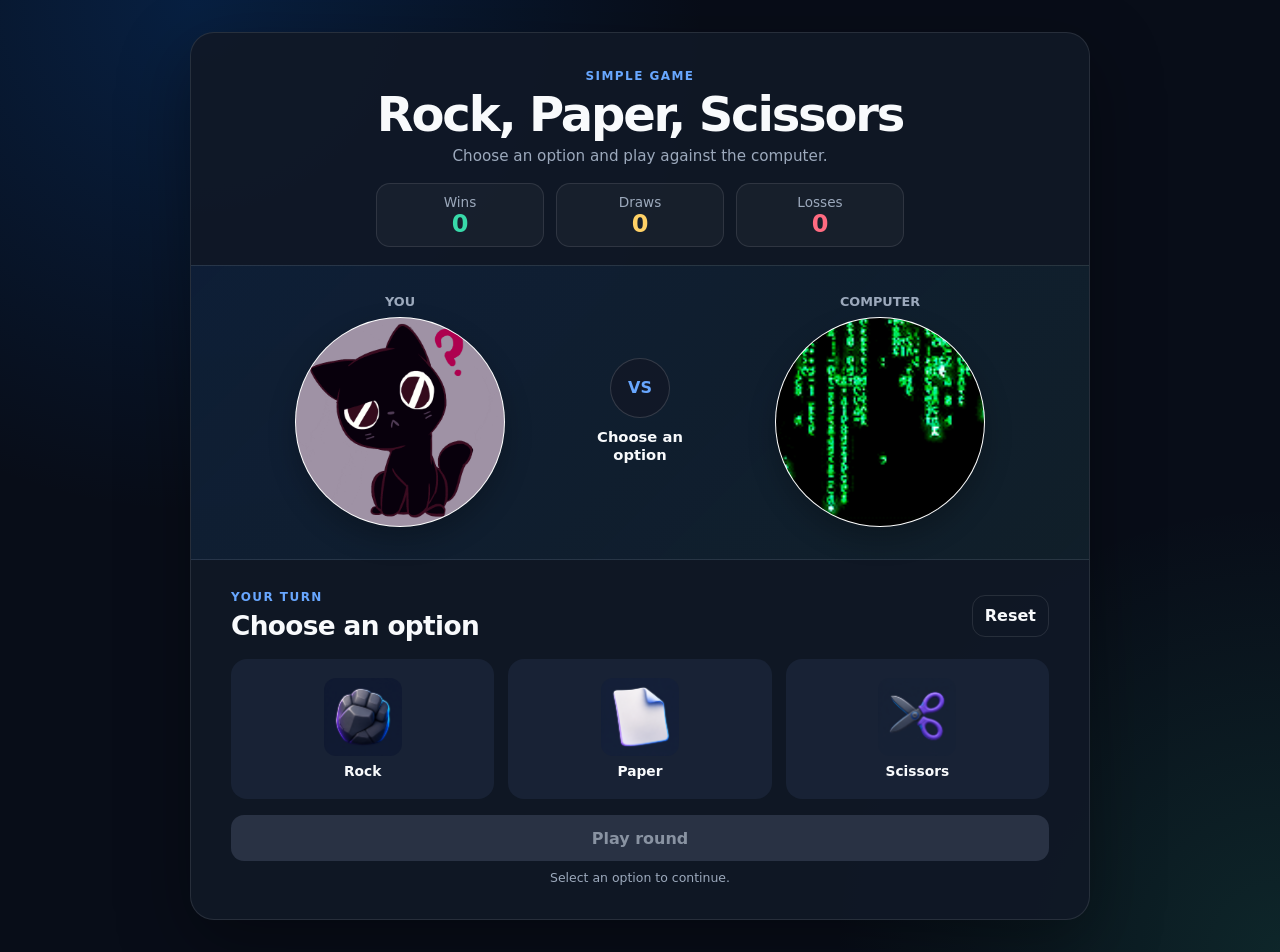
<file: index.html>
<!doctype html>
<html lang="en">
    <head>
        <meta charset="UTF-8">
        <meta name="viewport" content="width=device-width, initial-scale=1">
        <meta name="theme-color" content="#111827">
        <meta name="description" content="A simple rock, paper, scissors game.">
        <title>Rock, Paper, Scissors</title>
        <link rel="stylesheet" href="css/style.css">
        <script src="js/javascript.js" defer></script>
    </head>
    <body>
        <main class="game" aria-labelledby="game-title">
            <header class="game__header">
                <p class="eyebrow">Simple game</p>
                <h1 id="game-title">Rock, Paper, Scissors</h1>
                <p class="subtitle">Choose an option and play against the computer.</p>
            </header>

            <section class="scoreboard" aria-labelledby="score-title">
                <h2 id="score-title" class="sr-only">Game score</h2>
                <div class="score score--wins">
                    <span class="score__label">Wins</span>
                    <strong id="t_wins" class="score__value">0</strong>
                </div>
                <div class="score score--draws">
                    <span class="score__label">Draws</span>
                    <strong id="t_draws" class="score__value">0</strong>
                </div>
                <div class="score score--losses">
                    <span class="score__label">Losses</span>
                    <strong id="t_loss" class="score__value">0</strong>
                </div>
            </section>

            <section class="arena" aria-labelledby="round-title">
                <h2 id="round-title" class="sr-only">Round result</h2>
                <div class="player">
                    <span class="player__label">You</span>
                    <div class="player__image-wrap">
                        <img id="human_choice" src="images/giphy.gif" alt="Waiting for your choice">
                    </div>
                </div>

                <div class="round-status">
                    <span class="round-status__versus" aria-hidden="true">VS</span>
                    <p id="round_result" role="status" aria-live="polite">Choose an option</p>
                </div>

                <div class="player">
                    <span class="player__label">Computer</span>
                    <div class="player__image-wrap">
                        <img id="machine_choice" src="images/giphy_machine.gif" alt="Waiting for the computer's choice">
                    </div>
                </div>
            </section>

            <section class="controls" aria-labelledby="choice-title">
                <div class="controls__heading">
                    <div>
                        <p class="eyebrow">Your turn</p>
                        <h2 id="choice-title">Choose an option</h2>
                    </div>
                    <button id="reset" class="button button--ghost" type="button" aria-label="Reset the game and set the score to zero">
                        Reset
                    </button>
                </div>

                <div class="choice-list" role="group" aria-label="Game options">
                    <button class="choice" type="button" data-choice="1" aria-pressed="false">
                        <img src="images/icon-rock.png" alt="" aria-hidden="true">
                        <span>Rock</span>
                    </button>
                    <button class="choice" type="button" data-choice="2" aria-pressed="false">
                        <img src="images/icon-paper.png" alt="" aria-hidden="true">
                        <span>Paper</span>
                    </button>
                    <button class="choice" type="button" data-choice="3" aria-pressed="false">
                        <img src="images/icon-scissors.png" alt="" aria-hidden="true">
                        <span>Scissors</span>
                    </button>
                </div>

                <button id="play" class="button button--primary" type="button" disabled>
                    Play round
                </button>
                <p id="choice_help" class="help-text">Select an option to continue.</p>
            </section>
        </main>
    </body>
</html>
</file>
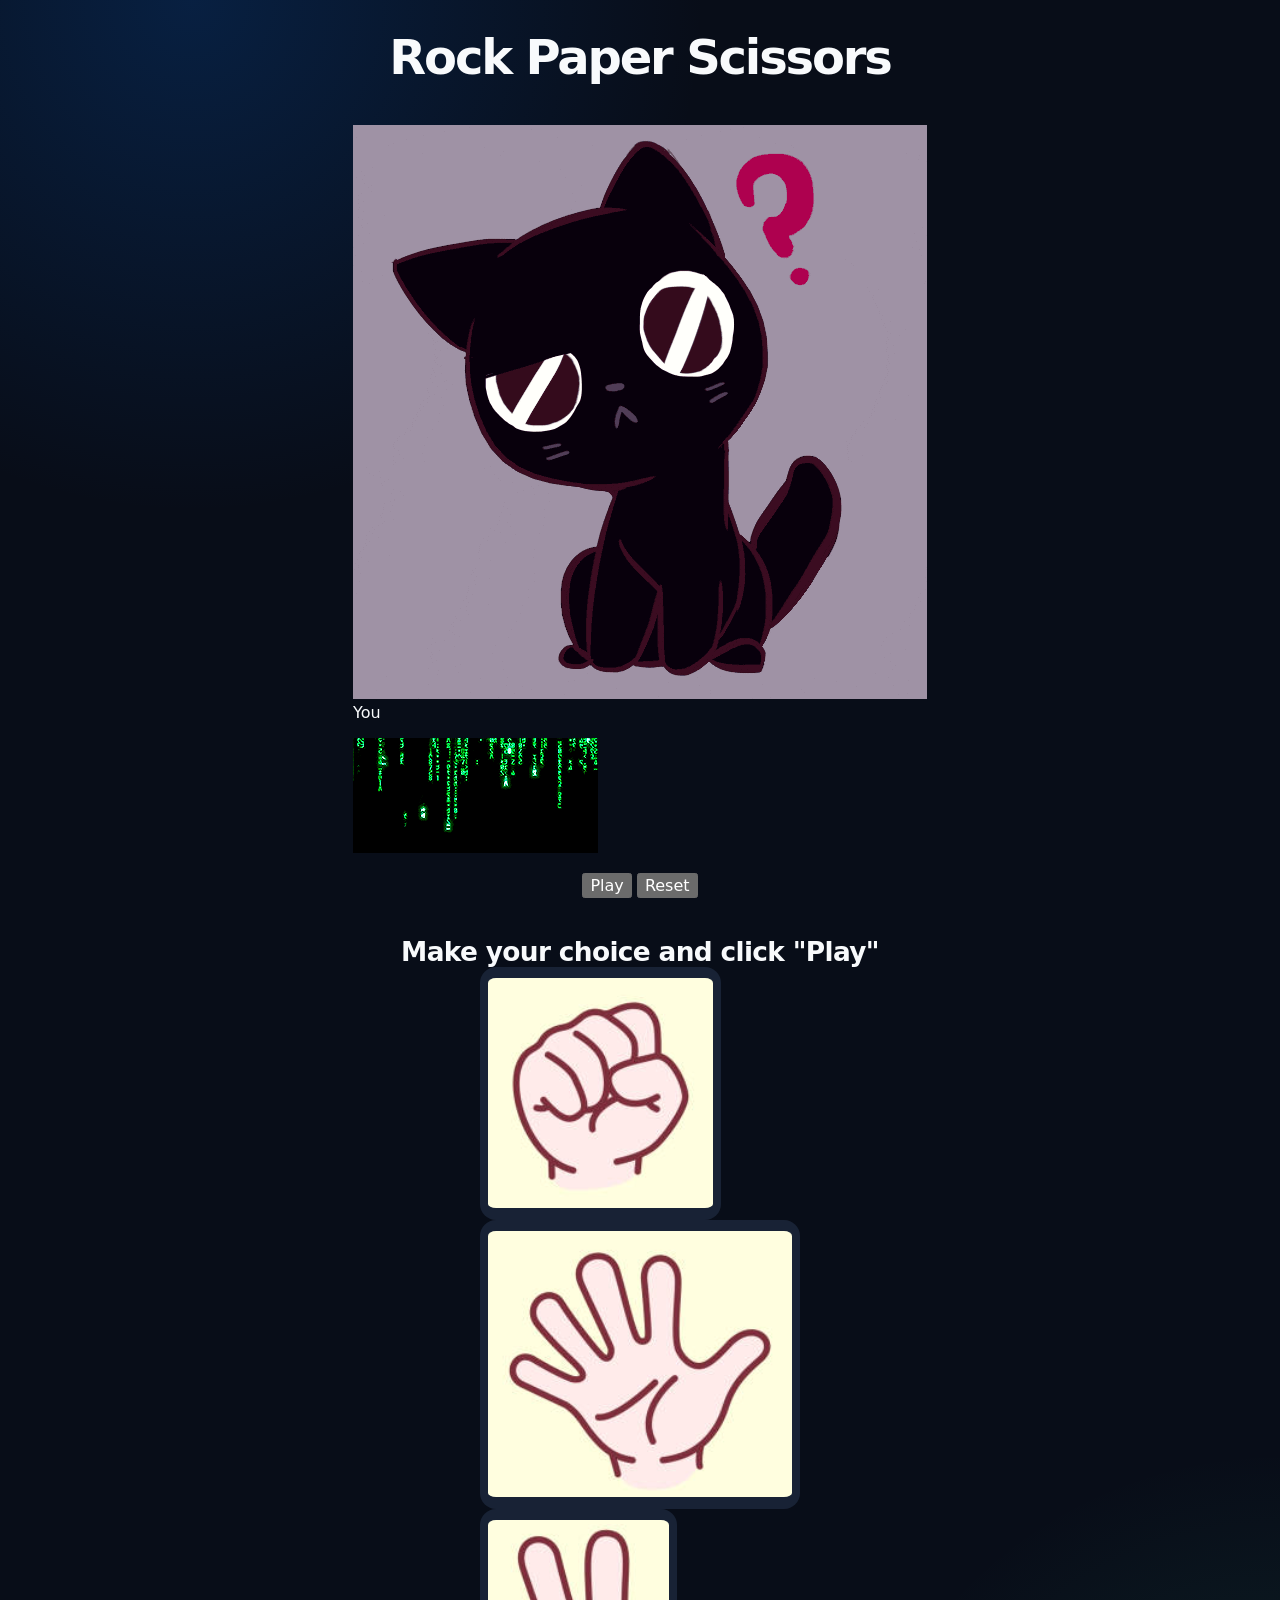
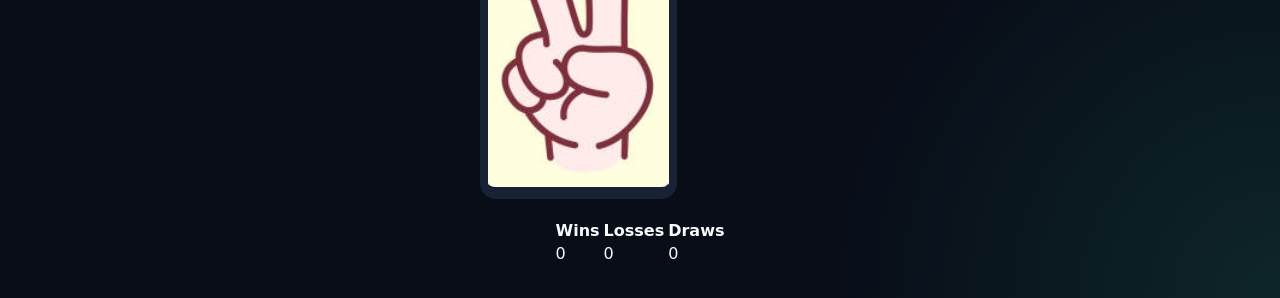
<file: rockpaperscissors.html>
<!DOCTYPE html>
<html lang="en">
    <head>
        <meta charset="UTF-8">
        <meta name="viewport" content="width=device-width, initial-scale=1.0">
        <title>Rock Paper Scissors</title>
        <link rel="stylesheet" type="text/css" href="css/style.css">
        <script src="js/javascript.js"></script>
    </head>
    <body>
        <h1>Rock Paper Scissors</h1>
        <br>
        <div class="flex-container choices">
            <figure>
                <img id="human_choice" src="images/giphy.gif" alt="your choice">
                <figcaption id="human_caption">You</figcaption>
            </figure>
            <figure>
                <img id="machine_choice" src="images/giphy_machine.gif" alt="machine's choice"> 
                <figcaption></figcaption>
            </figure>        
        </div>
        <div class="buttons">
        <button id="play" onclick="game()">Play</button>
        <button id="reset" onclick="reset()">Reset</button>
        </div>
        <br>
        <br>
        <h2>Make your choice and click "Play" </h2>
        <div class="flex-container">
            <img class="choice" id="rock" src="images/1.PNG" alt="rock" title="rock" onclick="human_option(1)">
            <img class="choice" id="paper" src="images/2.PNG" alt="paper" title="paper" onclick="human_option(2)">
            <img class="choice" id="scissors" src="images/3.PNG" alt="scissors" title="scissors" onclick="human_option(3)">
        </div>
        <br>
            <table class="results">
                <tr>
                    <th>Wins</th>
                    <th>Losses</th>
                    <th>Draws</th>
                </tr>
                <tr>
                    <td id="t_wins">0</td>
                    <td id="t_loss">0</td>
                    <td id="t_draws">0</td>
                </tr>
            </table>

        <script>
            var human_wins=0;
            var human_losses=0;
            var draws=0;
            var human;
            function human_option(value){
                human = value;
                
            }

            //1=rock
            //2=paper
            //3=scissors

            //winning combinations:
            //1-3; 2-1; 3-2

            //losing combinations:
            //1-2; 2-3; 3-1

            //draws: 1-1; 2-2; 3-3

            function game(){
    
                machine = randomNum();
                human_choice.src = "images/"+human+"_big.PNG";
                machine_choice.src ="images/"+machine+"_big_m.PNG";

                
                if(human==1 && machine==3 ||human==2 && machine==1 || human==3 && machine==2){
                    human_wins +=1;
                    t_wins.textContent =human_wins;
                    human_caption.textContent = "You Win!"

                }
                else if(human==machine){
                    draws +=1; 
                    t_draws.textContent=draws;
                    human_caption.textContent = "Draw"     
                }
                else{
                    human_losses +=1;
                    t_loss.textContent = human_losses;
                    human_caption.textContent = "You Lose!"
                }
            }

            function reset(){
                human_wins=0;
                human_losses=0;
                draws=0;
                t_loss.textContent=0;
                t_wins.textContent=0;
                t_draws.textContent=0;
                human_choice.src="images/giphy.gif";
                machine_choice.src="images/giphy_machine.gif";
                human_caption.textContent = "You";        
            }

        </script>
    </body>
</html>
</file>
<file: css/style.css>
:root {
    color-scheme: dark;
    --bg: #080d18;
    --surface: #111827;
    --surface-soft: #182235;
    --border: rgba(255, 255, 255, 0.1);
    --text: #f8fafc;
    --muted: #9ca9bc;
    --accent: #0756b8;
    --accent-light: #68a7ff;
    --win: #38d9a9;
    --draw: #ffd166;
    --loss: #ff6b81;
    --radius-lg: 24px;
    --radius-md: 16px;
    font-family: Inter, ui-sans-serif, system-ui, -apple-system, BlinkMacSystemFont, "Segoe UI", sans-serif;
}

* {
    box-sizing: border-box;
}

body {
    min-width: 320px;
    min-height: 100vh;
    min-height: 100svh;
    margin: 0;
    padding: 16px;
    color: var(--text);
    background:
        radial-gradient(circle at 15% 0%, rgba(7, 86, 184, 0.26), transparent 32rem),
        radial-gradient(circle at 100% 100%, rgba(56, 217, 169, 0.12), transparent 28rem),
        var(--bg);
}

button {
    font: inherit;
}

.game {
    width: min(100%, 900px);
    margin-inline: auto;
    overflow: hidden;
    border: 1px solid var(--border);
    border-radius: var(--radius-lg);
    background: rgba(17, 24, 39, 0.92);
    box-shadow: 0 24px 70px rgba(0, 0, 0, 0.35);
}

.game__header {
    padding: 28px 20px 18px;
    text-align: center;
}

.eyebrow {
    margin: 0 0 6px;
    color: var(--accent-light);
    font-size: 0.75rem;
    font-weight: 800;
    letter-spacing: 0.12em;
    text-transform: uppercase;
}

h1,
h2,
p {
    margin-top: 0;
}

h1 {
    margin-bottom: 8px;
    font-size: clamp(1.75rem, 7vw, 3rem);
    line-height: 1.05;
    letter-spacing: -0.045em;
}

h2 {
    margin-bottom: 0;
    font-size: clamp(1.25rem, 4vw, 1.65rem);
    letter-spacing: -0.025em;
}

.subtitle,
.help-text {
    color: var(--muted);
}

.subtitle {
    margin-bottom: 0;
    font-size: 0.95rem;
}

.scoreboard {
    display: grid;
    grid-template-columns: repeat(3, 1fr);
    gap: 8px;
    padding: 0 16px 18px;
}

.score {
    display: flex;
    flex-direction: column;
    align-items: center;
    gap: 2px;
    min-width: 0;
    padding: 10px 5px;
    border: 1px solid var(--border);
    border-radius: 14px;
    background: rgba(255, 255, 255, 0.035);
}

.score__label {
    overflow: hidden;
    max-width: 100%;
    color: var(--muted);
    font-size: clamp(0.7rem, 3vw, 0.85rem);
    text-overflow: ellipsis;
}

.score__value {
    font-size: 1.5rem;
    line-height: 1;
}

.score--wins .score__value { color: var(--win); }
.score--draws .score__value { color: var(--draw); }
.score--losses .score__value { color: var(--loss); }

.arena {
    display: grid;
    grid-template-columns: minmax(0, 1fr) 68px minmax(0, 1fr);
    align-items: center;
    gap: 6px;
    padding: 18px 12px 24px;
    border-block: 1px solid var(--border);
    background: linear-gradient(135deg, rgba(7, 86, 184, 0.11), rgba(56, 217, 169, 0.04));
}

.player {
    min-width: 0;
    text-align: center;
}

.player__label {
    display: block;
    margin-bottom: 8px;
    color: var(--muted);
    font-size: 0.8rem;
    font-weight: 700;
    text-transform: uppercase;
}

.player__image-wrap {
    aspect-ratio: 1 / 1;
    max-width: 210px;
    margin-inline: auto;
    overflow: hidden;
    border: 1px solid var(--border);
    border-radius: 50%;
    background: #fff;
    box-shadow: 0 12px 28px rgba(0, 0, 0, 0.24);
}

.player img {
    width: 100%;
    height: 100%;
    object-fit: cover;
}

.round-status {
    position: relative;
    z-index: 1;
    text-align: center;
}

.round-status__versus {
    display: grid;
    width: 48px;
    height: 48px;
    margin: 0 auto 10px;
    place-items: center;
    border: 1px solid rgba(255, 255, 255, 0.15);
    border-radius: 50%;
    color: var(--accent-light);
    background: var(--surface);
    font-size: 0.8rem;
    font-weight: 900;
}

#round_result {
    margin: 0;
    color: var(--text);
    font-size: clamp(0.72rem, 2.8vw, 0.92rem);
    font-weight: 800;
    line-height: 1.25;
}

#round_result[data-result="win"] { color: var(--win); }
#round_result[data-result="draw"] { color: var(--draw); }
#round_result[data-result="loss"] { color: var(--loss); }

.controls {
    padding: 24px 16px 20px;
}

.controls__heading {
    display: flex;
    align-items: center;
    justify-content: space-between;
    gap: 12px;
    margin-bottom: 18px;
}

.choice-list {
    display: grid;
    grid-template-columns: repeat(3, minmax(0, 1fr));
    gap: 8px;
    margin-bottom: 16px;
}

.choice {
    display: flex;
    min-width: 0;
    min-height: 112px;
    padding: 9px 6px 10px;
    flex-direction: column;
    align-items: center;
    justify-content: center;
    gap: 7px;
    border: 2px solid transparent;
    border-radius: var(--radius-md);
    color: var(--text);
    background: var(--surface-soft);
    cursor: pointer;
    transition: transform 160ms ease, border-color 160ms ease, background 160ms ease;
    -webkit-tap-highlight-color: transparent;
}

.choice img {
    width: clamp(50px, 17vw, 78px);
    height: clamp(50px, 17vw, 78px);
    border-radius: 12px;
    object-fit: cover;
}

.choice span {
    font-size: 0.86rem;
    font-weight: 750;
}

.choice:hover {
    transform: translateY(-2px);
    background: #202c43;
}

.choice[aria-pressed="true"] {
    border-color: var(--accent-light);
    background: rgba(7, 86, 184, 0.2);
    box-shadow: 0 0 0 3px rgba(7, 86, 184, 0.14);
}

.button {
    min-height: 46px;
    border-radius: 13px;
    font-weight: 800;
    cursor: pointer;
}

.button--primary {
    width: 100%;
    padding: 12px 20px;
    border: 0;
    color: white;
    background: linear-gradient(135deg, #003e8f, #0768d5);
    box-shadow: 0 10px 24px rgba(0, 71, 171, 0.28);
}

.button--primary:disabled {
    color: #8993a2;
    background: #293244;
    box-shadow: none;
    cursor: not-allowed;
}

.button--ghost {
    min-height: 42px;
    padding: 8px 12px;
    border: 1px solid var(--border);
    color: var(--text);
    background: transparent;
}

.help-text {
    margin: 9px 0 0;
    text-align: center;
    font-size: 0.78rem;
}

button:focus-visible {
    outline: 3px solid #9ac5ff;
    outline-offset: 3px;
}

.sr-only {
    position: absolute;
    width: 1px;
    height: 1px;
    padding: 0;
    overflow: hidden;
    clip: rect(0, 0, 0, 0);
    white-space: nowrap;
    border: 0;
}

@media (min-width: 640px) {
    body {
        display: grid;
        padding: 32px;
        place-items: center;
    }

    .game__header {
        padding-top: 36px;
    }

    .scoreboard {
        width: min(100%, 560px);
        margin-inline: auto;
        gap: 12px;
    }

    .arena {
        grid-template-columns: minmax(0, 1fr) 130px minmax(0, 1fr);
        padding: 28px 40px 32px;
    }

    .round-status__versus {
        width: 60px;
        height: 60px;
        font-size: 1rem;
    }

    .controls {
        padding: 30px 40px 34px;
    }

    .choice-list {
        gap: 14px;
    }

    .choice {
        min-height: 140px;
    }
}

@media (prefers-reduced-motion: reduce) {
    *,
    *::before,
    *::after {
        scroll-behavior: auto !important;
        transition-duration: 0.01ms !important;
    }
}
</file>
